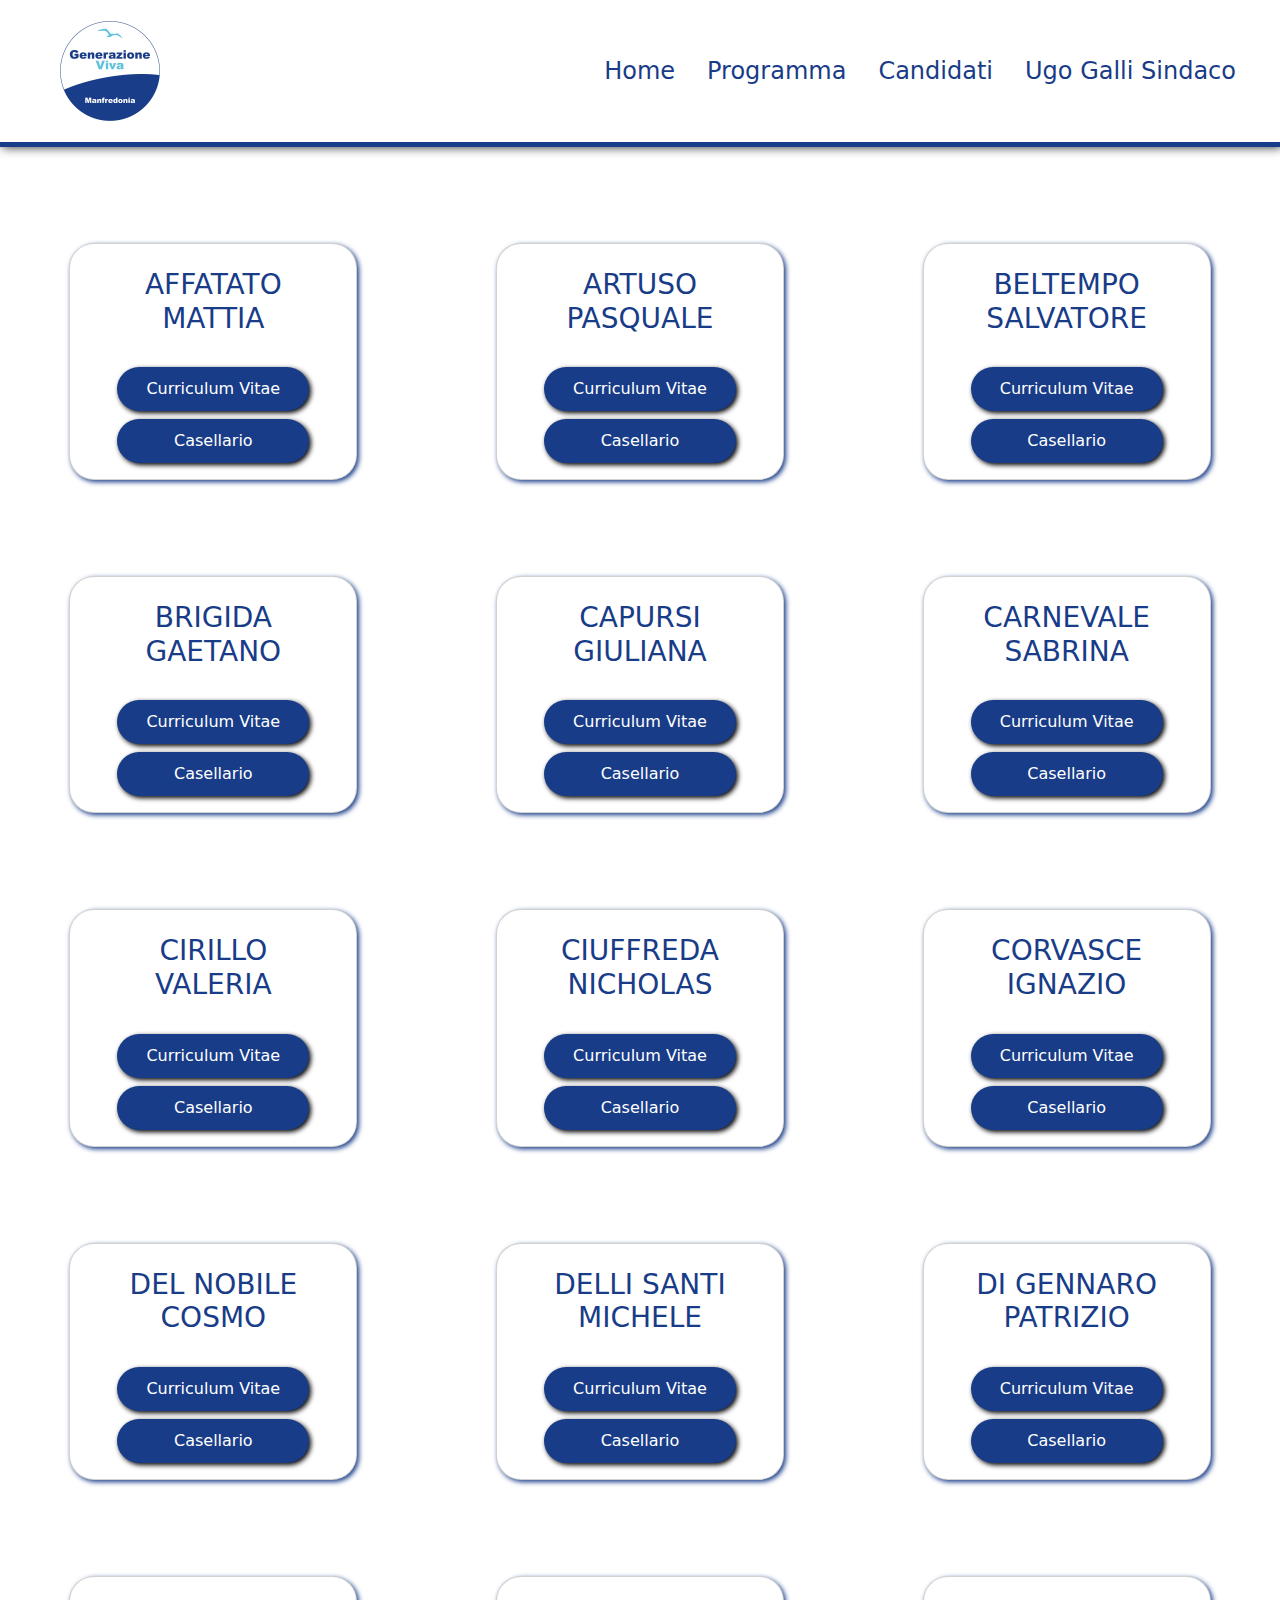
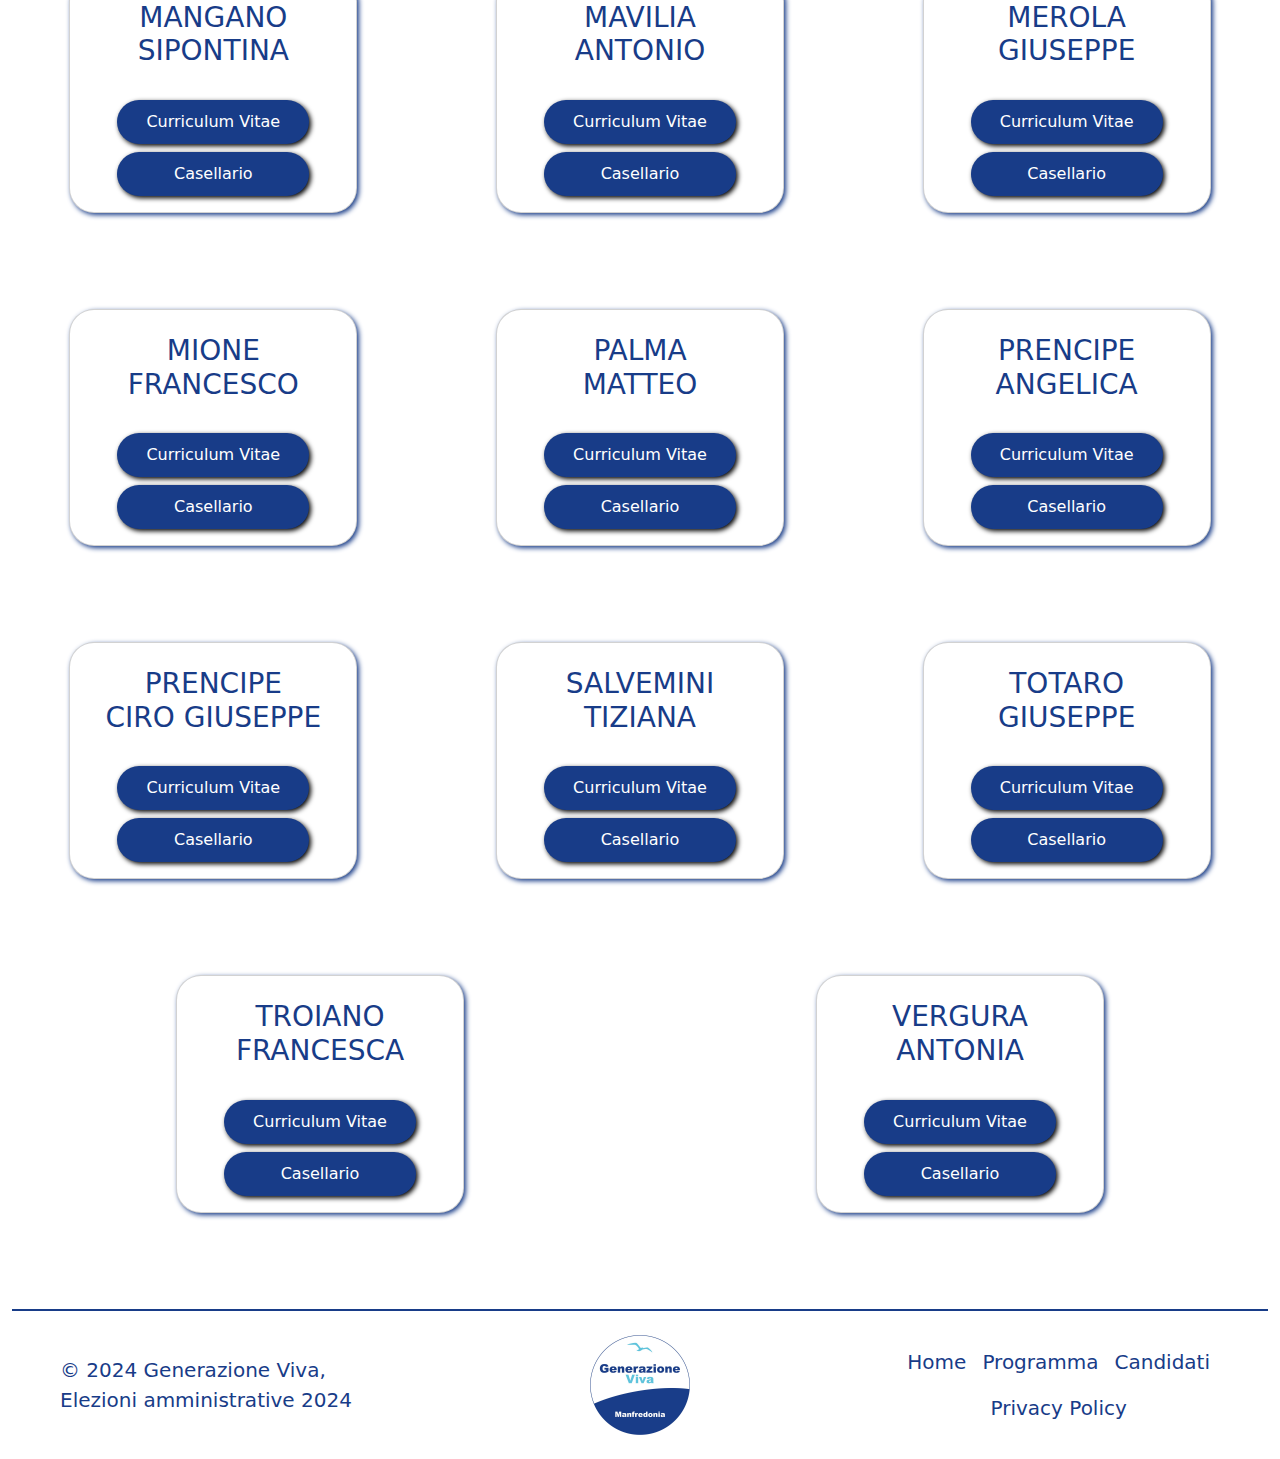
<file: canditati.html>
<!doctype html>
<html lang="en">
<head>
    <meta charset="utf-8">
    <meta name="viewport" content="width=device-width, initial-scale=1">
    <title>Generazione Viva</title>
    <link rel="icon" href="./assets/img/favicon.ico" type="image/x-icon">
    <link href="https://cdn.jsdelivr.net/npm/bootstrap@5.3.3/dist/css/bootstrap.min.css" rel="stylesheet" integrity="sha384-QWTKZyjpPEjISv5WaRU9OFeRpok6YctnYmDr5pNlyT2bRjXh0JMhjY6hW+ALEwIH" crossorigin="anonymous">
    <link rel="stylesheet" href="style.css">
</head>
<body>
    
    <!-- NAVBAR -->
    <nav class="navbar navbar-expand-lg">
        <div class="container-fluid">
            <a class="navbar-brand ms-3 ms-lg-5 my-2" href="/index.html">
                <img class="img_zoom" src="./assets/img/logo.jpg" width="100" alt="">
            </a>
            <button class="navbar-toggler" type="button" data-bs-toggle="collapse" data-bs-target="#navbarNav" aria-controls="navbarNav" aria-expanded="false" aria-label="Toggle navigation">
                <span class="navbar-toggler-icon"></span>
            </button>
            <div class="collapse navbar-collapse justify-content-end me-3" id="navbarNav">
                <ul class="navbar-nav">
                    <li class="nav-item mx-2">
                        <a class="nav-link fs-4 link_nav" href="./index.html">Home</a>
                    </li>
                    <li class="nav-item mx-2">
                        <a class="nav-link fs-4 link_nav" href="./programma.html">Programma</a>
                    </li>
                    <li class="nav-item mx-2">
                        <a class="nav-link fs-4 link_nav" href="./canditati.html">Candidati</a>
                    </li>
                    <li class="nav-item mx-2">
                        <a target="_blank" class="nav-link fs-4 link_nav" href="https://www.facebook.com/ugogalli.sindaco">Ugo Galli Sindaco</a>
                    </li>
                </ul>
            </div>
        </div>
    </nav>
    
    <!-- SEZIONE CANDIDATI -->
    <section>
        <div class="container-fluid mt-5">
            <div class="row justify-content-around mb-lg-5">
                <div class="col-12 col-md-6 col-lg-3 mt-5">
                    <div class="card mx-auto" style="width: 18rem;">
                        <div class="card-body">
                            <h3 class="card-title mt-2 text-center  nomi_candidati">AFFATATO <br> MATTIA</h3>    
                        </div>
                        <div class="d-flex flex-column mx-auto">
                            <a href="./curriculum/Affatato Mattia cv.pdf" target="_blank" class="btn2 text-white text-decoration-none my-2 text-center">Curriculum Vitae</a>
                            <a href="./casellari/AFFATATO MATTIA.pdf" target="_blank"class="btn2 text-white text-decoration-none mb-3 text-center">Casellario</a>
                        </div>
                    </div>
                </div>
                <div class="col-12 col-md-6 col-lg-3 mt-5">
                    <div class="card mx-auto" style="width: 18rem;">
                        <div class="card-body">
                            <h3 class="card-title mt-2 text-center  nomi_candidati">ARTUSO <br> PASQUALE</h3>    
                        </div>
                        <div class="d-flex flex-column mx-auto">
                            <a href="./curriculum/PASQUALE_ARTUSO_CV.pdf" target="_blank" class="btn2 text-white text-decoration-none my-2 text-center">Curriculum Vitae</a>
                            <a href="./casellari/ARTUSO PASQUALE.pdf" target="_blank"class="btn2 text-white text-decoration-none mb-3 text-center">Casellario</a>
                        </div>
                    </div>
                </div>
                <div class="col-12 col-md-6 col-lg-3 mt-5">
                    <div class="card mx-auto" style="width: 18rem;">
                        <div class="card-body">
                            <h3 class="card-title mt-2 text-center  nomi_candidati">BELTEMPO <br> SALVATORE</h3>    
                        </div>
                        <div class="d-flex flex-column mx-auto">
                            <a href="./curriculum/Beltempo Salvatore cv.pdf" target="_blank" class="btn2 text-white text-decoration-none my-2 text-center">Curriculum Vitae</a>
                            <a href="./casellari/BELTEMPO SALVATORE.pdf" target="_blank"class="btn2 text-white text-decoration-none mb-3 text-center">Casellario</a>
                        </div>
                    </div>
                </div>
            </div>
            <div class="row justify-content-around mb-lg-5">
                <div class="col-12 col-md-6 col-lg-3 mt-5">
                    <div class="card mx-auto" style="width: 18rem;">
                        <div class="card-body">
                            <h3 class="card-title mt-2 text-center  nomi_candidati">BRIGIDA <br> GAETANO</h3>    
                        </div>
                        <div class="d-flex flex-column mx-auto">
                            <a href="./curriculum/Brigida Gaetano cv.pdf" target="_blank" class="btn2 text-white text-decoration-none my-2 text-center">Curriculum Vitae</a>
                            <a href="./casellari/BRIGIDA GAETANO.pdf" target="_blank"class="btn2 text-white text-decoration-none mb-3 text-center">Casellario</a>
                        </div>
                    </div>
                </div>
                <div class="col-12 col-md-6 col-lg-3 mt-5">
                    <div class="card mx-auto" style="width: 18rem;">
                        <div class="card-body">
                            <h3 class="card-title mt-2 text-center  nomi_candidati">CAPURSI <br> GIULIANA</h3>    
                        </div>
                        <div class="d-flex flex-column mx-auto">
                            <a href="./curriculum/Capursi Giuliana carta identit… .pdf" target="_blank" class="btn2 text-white text-decoration-none my-2 text-center">Curriculum Vitae</a>
                            <a href="./casellari/CAPURSI GIULIANA.pdf" target="_blank"class="btn2 text-white text-decoration-none mb-3 text-center">Casellario</a>
                        </div>
                    </div>
                </div>
                <div class="col-12 col-md-6 col-lg-3 mt-5">
                    <div class="card mx-auto" style="width: 18rem;">
                        <div class="card-body">
                            <h3 class="card-title mt-2 text-center  nomi_candidati">CARNEVALE <br> SABRINA</h3>    
                        </div>
                        <div class="d-flex flex-column mx-auto">
                            <a href="./curriculum/Carnevale Sabrina.pdf" target="_blank" class="btn2 text-white text-decoration-none my-2 text-center">Curriculum Vitae</a>
                            <a href="./casellari/CARNEVALE SABRINA.pdf" target="_blank"class="btn2 text-white text-decoration-none mb-3 text-center">Casellario</a>
                        </div>
                    </div>
                </div>
            </div>
            <div class="row justify-content-around mb-lg-5">
                <div class="col-12 col-md-6 col-lg-3 mt-5">
                    <div class="card mx-auto" style="width: 18rem;">
                        <div class="card-body">
                            <h3 class="card-title mt-2 text-center  nomi_candidati">CIRILLO <br> VALERIA</h3>    
                        </div>
                        <div class="d-flex flex-column mx-auto">
                            <a href="./curriculum/Cirillo Valeria cv.pdf" target="_blank" class="btn2 text-white text-decoration-none my-2 text-center">Curriculum Vitae</a>
                            <a href="./casellari/CIRILLO_VALERIA-2.pdf" target="_blank"class="btn2 text-white text-decoration-none mb-3 text-center">Casellario</a>
                        </div>
                    </div>
                </div>
                <div class="col-12 col-md-6 col-lg-3 mt-5">
                    <div class="card mx-auto" style="width: 18rem;">
                        <div class="card-body">
                            <h3 class="card-title mt-2 text-center  nomi_candidati">CIUFFREDA <br> NICHOLAS</h3>    
                        </div>
                        <div class="d-flex flex-column mx-auto">
                            <a href="./curriculum/Ciuffreda Nicholas Leonardo cv.pdf" target="_blank" class="btn2 text-white text-decoration-none my-2 text-center">Curriculum Vitae</a>
                            <a href="./casellari/Ciuffreda Nicholas Leonardo.pdf" target="_blank"class="btn2 text-white text-decoration-none mb-3 text-center">Casellario</a>
                        </div>
                    </div>
                </div>
                <div class="col-12 col-md-6 col-lg-3 mt-5">
                    <div class="card mx-auto" style="width: 18rem;">
                        <div class="card-body">
                            <h3 class="card-title mt-2 text-center  nomi_candidati">CORVASCE <br> IGNAZIO</h3>    
                        </div>
                        <div class="d-flex flex-column mx-auto">
                            <a href="./curriculum/Corvasce Ignazio cv.pdf" target="_blank" class="btn2 text-white text-decoration-none my-2 text-center">Curriculum Vitae</a>
                            <a href="./casellari/CORVASCE IGNAZIO.pdf" target="_blank"class="btn2 text-white text-decoration-none mb-3 text-center">Casellario</a>
                        </div>
                    </div>
                </div>
            </div>
            <div class="row justify-content-around mb-lg-5">
                <div class="col-12 col-md-6 col-lg-3 mt-5">
                    <div class="card mx-auto" style="width: 18rem;">
                        <div class="card-body">
                            <h3 class="card-title mt-2 text-center  nomi_candidati">DEL NOBILE <br> COSMO</h3>    
                        </div>
                        <div class="d-flex flex-column mx-auto">
                            <a href="./curriculum/Del Nobile Cosmo cv.pdf" target="_blank" class="btn2 text-white text-decoration-none my-2 text-center">Curriculum Vitae</a>
                            <a href="./casellari/DEL NOBILE COSMO.pdf" target="_blank"class="btn2 text-white text-decoration-none mb-3 text-center">Casellario</a>
                        </div>
                    </div>
                </div>
                <div class="col-12 col-md-6 col-lg-3 mt-5">
                    <div class="card mx-auto" style="width: 18rem;">
                        <div class="card-body">
                            <h3 class="card-title mt-2 text-center  nomi_candidati">DELLI SANTI <br> MICHELE</h3>    
                        </div>
                        <div class="d-flex flex-column mx-auto">
                            <a href="./curriculum/Delli Santi Michele cv.pdf" target="_blank" class="btn2 text-white text-decoration-none my-2 text-center">Curriculum Vitae</a>
                            <a href="./casellari/DELLI SANTI MICHELE.pdf" target="_blank"class="btn2 text-white text-decoration-none mb-3 text-center">Casellario</a>
                        </div>
                    </div>
                </div>
                <div class="col-12 col-md-6 col-lg-3 mt-5">
                    <div class="card mx-auto" style="width: 18rem;">
                        <div class="card-body">
                            <h3 class="card-title mt-2 text-center  nomi_candidati">DI GENNARO <br> PATRIZIO</h3>    
                        </div>
                        <div class="d-flex flex-column mx-auto">
                            <a href="./curriculum/Di Gennaro Patrizio cv.pdf" target="_blank" class="btn2 text-white text-decoration-none my-2 text-center">Curriculum Vitae</a>
                            <a href="./casellari/DI GENNARO PATRIZIO.pdf" target="_blank"class="btn2 text-white text-decoration-none mb-3 text-center">Casellario</a>
                        </div>
                    </div>
                </div>
            </div>
            <div class="row justify-content-around mb-lg-5">
                <div class="col-12 col-md-6 col-lg-3 mt-5">
                    <div class="card mx-auto" style="width: 18rem;">
                        <div class="card-body">
                            <h3 class="card-title mt-2 text-center  nomi_candidati">MANGANO <br> SIPONTINA</h3>    
                        </div>
                        <div class="d-flex flex-column mx-auto">
                            <a href="./curriculum/Mangano Sipontina cv.pdf" target="_blank" class="btn2 text-white text-decoration-none my-2 text-center">Curriculum Vitae</a>
                            <a href="./casellari/MANGANO SIPONTINA.pdf" target="_blank"class="btn2 text-white text-decoration-none mb-3 text-center">Casellario</a>
                        </div>
                    </div>
                </div>
                <div class="col-12 col-md-6 col-lg-3 mt-5">
                    <div class="card mx-auto" style="width: 18rem;">
                        <div class="card-body">
                            <h3 class="card-title mt-2 text-center  nomi_candidati">MAVILIA <br> ANTONIO</h3>    
                        </div>
                        <div class="d-flex flex-column mx-auto">
                            <a href="./curriculum/Mavilia Antonio cv.pdf" target="_blank" class="btn2 text-white text-decoration-none my-2 text-center">Curriculum Vitae</a>
                            <a href="./casellari/MAVILIA ANTONIO.pdf" target="_blank"class="btn2 text-white text-decoration-none mb-3 text-center">Casellario</a>
                        </div>
                    </div>
                </div>
                <div class="col-12 col-md-6 col-lg-3 mt-5">
                    <div class="card mx-auto" style="width: 18rem;">
                        <div class="card-body">
                            <h3 class="card-title mt-2 text-center  nomi_candidati">MEROLA <br> GIUSEPPE</h3>    
                        </div>
                        <div class="d-flex flex-column mx-auto">
                            <a href="./curriculum/Merola Giuseppe cv.pdf" target="_blank" class="btn2 text-white text-decoration-none my-2 text-center">Curriculum Vitae</a>
                            <a href="./casellari/MEROLA GIUSEPPE.pdf" target="_blank"class="btn2 text-white text-decoration-none mb-3 text-center">Casellario</a>
                        </div>
                    </div>
                </div>
            </div>
            <div class="row justify-content-around mb-lg-5">
                <div class="col-12 col-md-6 col-lg-3 mt-5">
                    <div class="card mx-auto" style="width: 18rem;">
                        <div class="card-body">
                            <h3 class="card-title mt-2 text-center  nomi_candidati">MIONE <br> FRANCESCO</h3>    
                        </div>
                        <div class="d-flex flex-column mx-auto">
                            <a href="./curriculum/Mione Francesco cv.pdf" target="_blank" class="btn2 text-white text-decoration-none my-2 text-center">Curriculum Vitae</a>
                            <a href="./casellari/MIONE FRANCESCO.pdf" target="_blank"class="btn2 text-white text-decoration-none mb-3 text-center">Casellario</a>
                        </div>
                    </div>
                </div>
                <div class="col-12 col-md-6 col-lg-3 mt-5">
                    <div class="card mx-auto" style="width: 18rem;">
                        <div class="card-body">
                            <h3 class="card-title mt-2 text-center  nomi_candidati">PALMA <br> MATTEO</h3>    
                        </div>
                        <div class="d-flex flex-column mx-auto">
                            <a href="./curriculum/Palma MAtteo cv.pdf" target="_blank" class="btn2 text-white text-decoration-none my-2 text-center">Curriculum Vitae</a>
                            <a href="./casellari/Palma Matteo.pdf" target="_blank"class="btn2 text-white text-decoration-none mb-3 text-center">Casellario</a>
                        </div>
                    </div>
                </div>
                <div class="col-12 col-md-6 col-lg-3 mt-5">
                    <div class="card mx-auto" style="width: 18rem;">
                        <div class="card-body">
                            <h3 class="card-title mt-2 text-center  nomi_candidati">PRENCIPE <br> ANGELICA</h3>    
                        </div>
                        <div class="d-flex flex-column mx-auto">
                            <a href="./curriculum/Prencipe Angelica cv.pdf" target="_blank" class="btn2 text-white text-decoration-none my-2 text-center">Curriculum Vitae</a>
                            <a href="./casellari/PRENCIPE ANGELICA.pdf" target="_blank"class="btn2 text-white text-decoration-none mb-3 text-center">Casellario</a>
                        </div>
                    </div>
                </div>
            </div>
            <div class="row justify-content-around mb-lg-5">
                <div class="col-12 col-md-6 col-lg-3 mt-5">
                    <div class="card mx-auto" style="width: 18rem;">
                        <div class="card-body">
                            <h3 class="card-title mt-2 text-center  nomi_candidati">PRENCIPE <br> CIRO GIUSEPPE</h3>    
                        </div>
                        <div class="d-flex flex-column mx-auto">
                            <a href="./curriculum/Prencipe  Ciro Giuseppe.pdf" target="_blank" class="btn2 text-white text-decoration-none my-2 text-center">Curriculum Vitae</a>
                            <a href="./casellari/PRENCIPE CIRO GIUSEPPE.pdf" target="_blank"class="btn2 text-white text-decoration-none mb-3 text-center">Casellario</a>
                        </div>
                    </div>
                </div>
                <div class="col-12 col-md-6 col-lg-3 mt-5">
                    <div class="card mx-auto" style="width: 18rem;">
                        <div class="card-body">
                            <h3 class="card-title mt-2 text-center  nomi_candidati">SALVEMINI <br> TIZIANA</h3>    
                        </div>
                        <div class="d-flex flex-column mx-auto">
                            <a href="./curriculum/Salvemini Tiziana cv.pdf" target="_blank" class="btn2 text-white text-decoration-none my-2 text-center">Curriculum Vitae</a>
                            <a href="./casellari/SALVEMINI TIZIANA.pdf" target="_blank"class="btn2 text-white text-decoration-none mb-3 text-center">Casellario</a>
                        </div>
                    </div>
                </div>
                <div class="col-12 col-md-6 col-lg-3 mt-5">
                    <div class="card mx-auto" style="width: 18rem;">
                        <div class="card-body">
                            <h3 class="card-title mt-2 text-center  nomi_candidati">TOTARO <br> GIUSEPPE</h3>    
                        </div>
                        <div class="d-flex flex-column mx-auto">
                            <a href="./curriculum/Totaro Giuseppe cv.pdf" target="_blank" class="btn2 text-white text-decoration-none my-2 text-center">Curriculum Vitae</a>
                            <a href="./casellari/TOTARO GIUSEPPE.pdf" target="_blank"class="btn2 text-white text-decoration-none mb-3 text-center">Casellario</a>
                        </div>
                    </div>
                </div>
            </div>
            <div class="row justify-content-around mb-lg-5">
                <div class="col-12 col-md-6 col-lg-3 mt-5">
                    <div class="card mx-auto" style="width: 18rem;">
                        <div class="card-body">
                            <h3 class="card-title mt-2 text-center  nomi_candidati">TROIANO <br> FRANCESCA</h3>    
                        </div>
                        <div class="d-flex flex-column mx-auto">
                            <a href="./curriculum/Troiano Francesca cv.pdf" target="_blank" class="btn2 text-white text-decoration-none my-2 text-center">Curriculum Vitae</a>
                            <a href="./casellari/TROIANO FRANCESCA.pdf" target="_blank"class="btn2 text-white text-decoration-none mb-3 text-center">Casellario</a>
                        </div>
                    </div>
                </div>
                <div class="col-12 col-md-6 col-lg-3 mt-5 mb-5">
                    <div class="card mx-auto" style="width: 18rem;">
                        <div class="card-body">
                            <h3 class="card-title mt-2 text-center  nomi_candidati">VERGURA <br> ANTONIA</h3>    
                        </div>
                        <div class="d-flex flex-column mx-auto">
                            <a href="./curriculum/Vergura Antonia cv.pdf" target="_blank" class="btn2 text-white text-decoration-none my-2 text-center">Curriculum Vitae</a>
                            <a href="./casellari/VERGURA ANTONIA.pdf" target="_blank"class="btn2 text-white text-decoration-none mb-3 text-center">Casellario</a>
                        </div>
                    </div>
                </div>
            </div>  
        </div>
    </section>
    
    
    <!-- FOOTER -->
    <div class="container-fluid">
        <footer class="d-flex flex-wrap justify-content-between align-items-center pt-4 py-4 footer_border">
            <p class="col-12 col-md-4 mb-0 ps-5 fs-5 link_footer">© 2024 Generazione Viva, <br> Elezioni amministrative 2024</p>
            
            <a href="index.html" class="col-12 col-md-4 d-flex align-items-center justify-content-center mt-4 mt-md-0 mb-3 mb-md-0 me-md-auto link-body-emphasis text-decoration-none">
                <img src="./assets/img/logo.jpg" width="100" alt="">
            </a>
            
            <ul class="nav col-12 col-md-4 justify-content-center">
                <li class="nav-item"><a href="./index.html" class="nav-link px-2 text-body-secondary fs-5 link_footer">Home</a></li>
                <li class="nav-item"><a href="./programma.html" class="nav-link px-2 text-body-secondary fs-5 link_footer">Programma</a></li>
                <li class="nav-item"><a href="./canditati.html" class="nav-link px-2 text-body-secondary fs-5 link_footer">Candidati</a></li>
                <li class="nav-item"><a href="./privacy.html" class="nav-link px-2 text-body-secondary fs-5 link_footer">Privacy Policy</a></li>
            </ul>
        </footer>
    </div>
    
    <button class="btn btn-primary py-3 px-4 fs-4" id="scrollBtn" onclick="scrollToTop()">⇧</button>
    
    <script src="./main.js"></script>
    <script src="https://cdn.jsdelivr.net/npm/bootstrap@5.3.3/dist/js/bootstrap.bundle.min.js" integrity="sha384-YvpcrYf0tY3lHB60NNkmXc5s9fDVZLESaAA55NDzOxhy9GkcIdslK1eN7N6jIeHz" crossorigin="anonymous"></script>
</body>
</html>
</file>
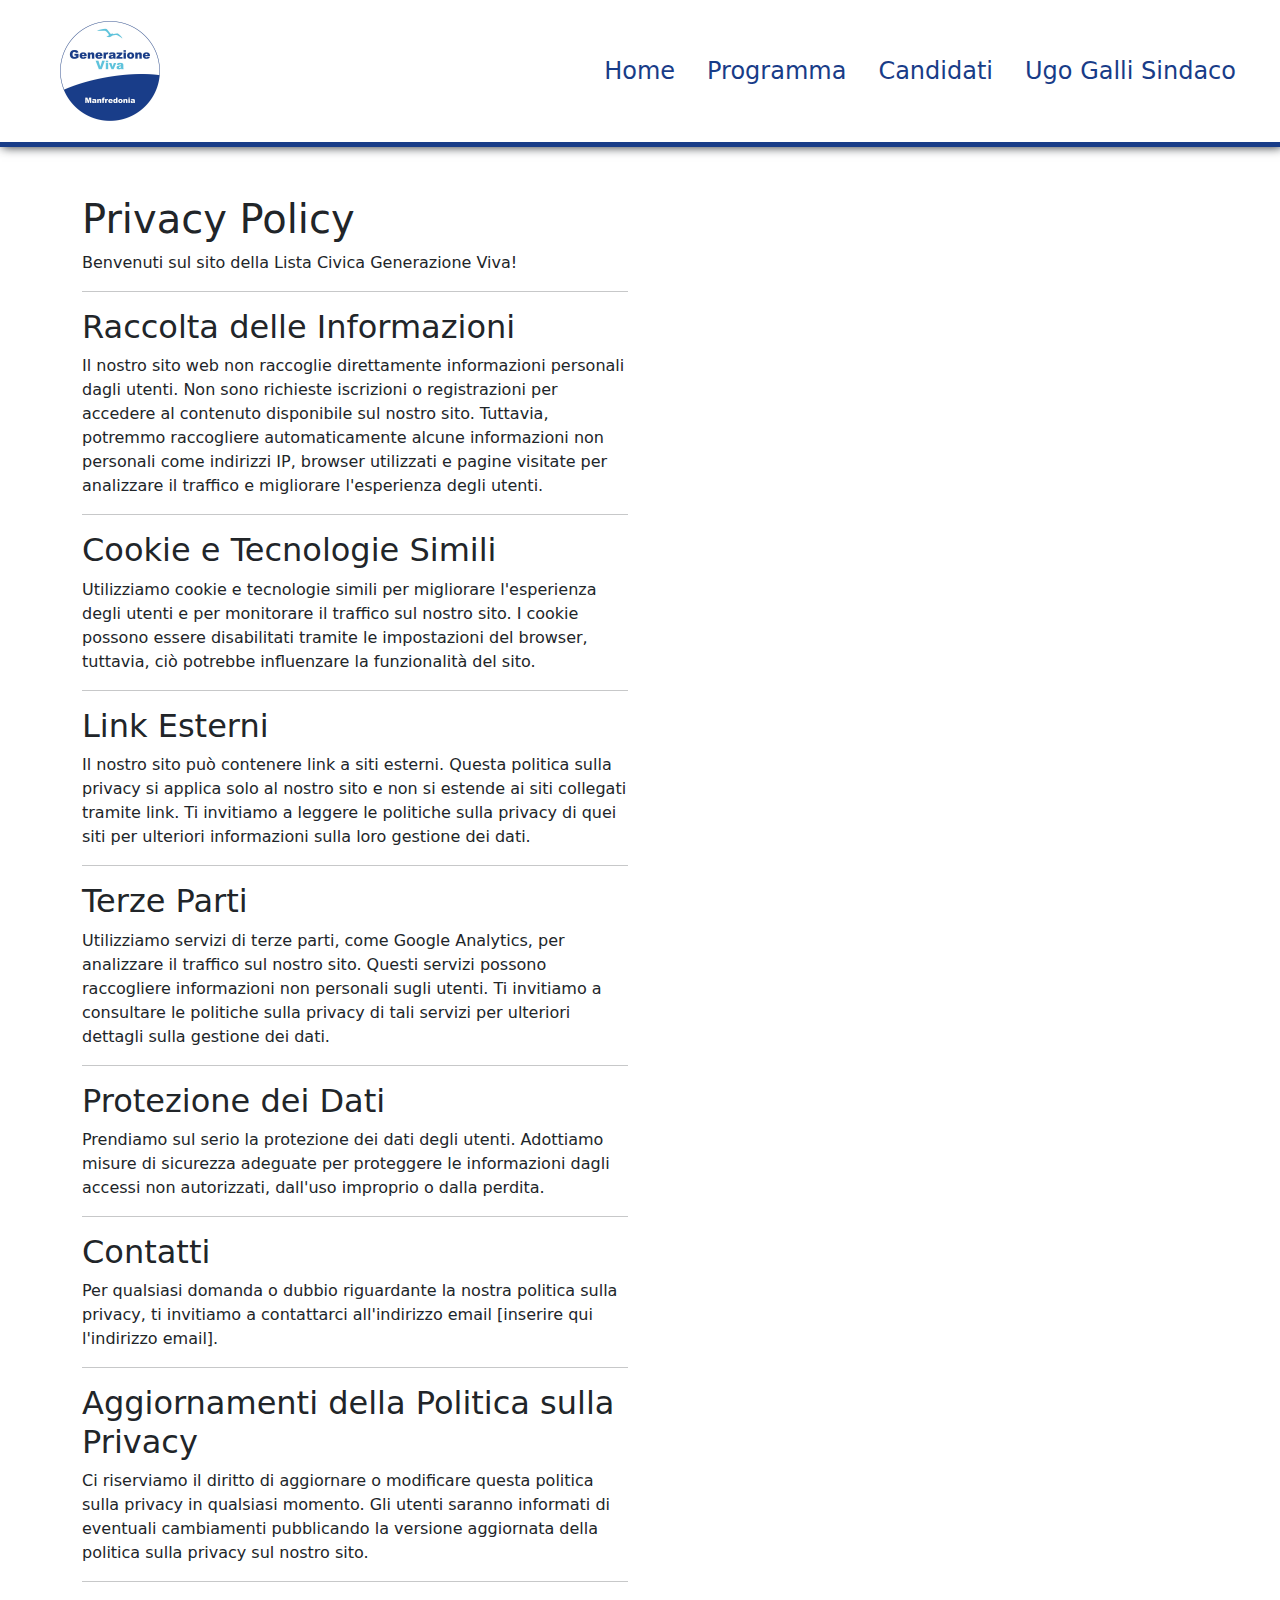
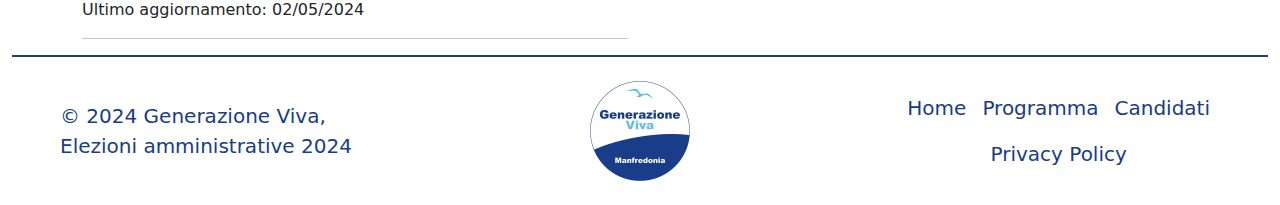
<file: privacy.html>
<!doctype html>
<html lang="en">
<head>
    <meta charset="utf-8">
    <meta name="viewport" content="width=device-width, initial-scale=1">
    <title>Generazione Viva</title>
    <link rel="icon" href="./assets/img/favicon.ico" type="image/x-icon">
    <link href="https://cdn.jsdelivr.net/npm/bootstrap@5.3.3/dist/css/bootstrap.min.css" rel="stylesheet" integrity="sha384-QWTKZyjpPEjISv5WaRU9OFeRpok6YctnYmDr5pNlyT2bRjXh0JMhjY6hW+ALEwIH" crossorigin="anonymous">
    <link rel="stylesheet" href="style.css">
</head>
<body>
    
    <!-- NAVBAR -->
    <nav class="navbar navbar-expand-lg">
        <div class="container-fluid">
            <a class="navbar-brand ms-3 ms-lg-5 my-2" href="/index.html">
                <img class="img_zoom" src="./assets/img/logo.jpg" width="100" alt="">
            </a>
            <button class="navbar-toggler" type="button" data-bs-toggle="collapse" data-bs-target="#navbarNav" aria-controls="navbarNav" aria-expanded="false" aria-label="Toggle navigation">
                <span class="navbar-toggler-icon"></span>
            </button>
            <div class="collapse navbar-collapse justify-content-end me-3" id="navbarNav">
                <ul class="navbar-nav">
                    <li class="nav-item mx-2">
                        <a class="nav-link fs-4 link_nav" href="./index.html">Home</a>
                    </li>
                    <li class="nav-item mx-2">
                        <a class="nav-link fs-4 link_nav" href="./programma.html">Programma</a>
                    </li>
                    <li class="nav-item mx-2">
                        <a class="nav-link fs-4 link_nav" href="./canditati.html">Candidati</a>
                    </li>
                    <li class="nav-item mx-2">
                        <a class="nav-link fs-4 link_nav" href="#">Ugo Galli Sindaco</a>
                    </li>
                </ul>
            </div>
        </div>
    </nav>
    
    <div class="container mt-5">
        <div class="row">
            <div class="col-12 col-md-6">
                <h1>Privacy Policy</h1>
                <p>Benvenuti sul sito della Lista Civica Generazione Viva!</p>
                <hr>
                <h2>Raccolta delle Informazioni</h2>
                <p>Il nostro sito web non raccoglie direttamente informazioni personali dagli utenti. Non sono richieste iscrizioni o registrazioni per accedere al contenuto disponibile sul nostro sito. Tuttavia, potremmo raccogliere automaticamente alcune informazioni non personali come indirizzi IP, browser utilizzati e pagine visitate per analizzare il traffico e migliorare l'esperienza degli utenti.</p>
                <hr>
                <h2>Cookie e Tecnologie Simili</h2>
                <p>Utilizziamo cookie e tecnologie simili per migliorare l'esperienza degli utenti e per monitorare il traffico sul nostro sito. I cookie possono essere disabilitati tramite le impostazioni del browser, tuttavia, ciò potrebbe influenzare la funzionalità del sito.
                </p>
                <hr>
                <h2>Link Esterni</h2>
                <p>Il nostro sito può contenere link a siti esterni. Questa politica sulla privacy si applica solo al nostro sito e non si estende ai siti collegati tramite link. Ti invitiamo a leggere le politiche sulla privacy di quei siti per ulteriori informazioni sulla loro gestione dei dati.</p>
                <hr>
                <h2>Terze Parti</h2>
                <p>Utilizziamo servizi di terze parti, come Google Analytics, per analizzare il traffico sul nostro sito. Questi servizi possono raccogliere informazioni non personali sugli utenti. Ti invitiamo a consultare le politiche sulla privacy di tali servizi per ulteriori dettagli sulla gestione dei dati.</p>
                <hr>
                <h2>Protezione dei Dati</h2>
                <p>Prendiamo sul serio la protezione dei dati degli utenti. Adottiamo misure di sicurezza adeguate per proteggere le informazioni dagli accessi non autorizzati, dall'uso improprio o dalla perdita.</p>
                <hr>
                <h2>Contatti</h2>
                <p>Per qualsiasi domanda o dubbio riguardante la nostra politica sulla privacy, ti invitiamo a contattarci all'indirizzo email [inserire qui l'indirizzo email].</p>
                <hr>
                <h2>Aggiornamenti della Politica sulla Privacy</h2>
                <p>Ci riserviamo il diritto di aggiornare o modificare questa politica sulla privacy in qualsiasi momento. Gli utenti saranno informati di eventuali cambiamenti pubblicando la versione aggiornata della politica sulla privacy sul nostro sito.</p>
                <hr>
                <p>Ultimo aggiornamento: 02/05/2024</p>
                <hr>
            </div>
        </div>
    </div>
    
    <!-- FOOTER -->
    <div class="container-fluid">
        <footer class="d-flex flex-wrap justify-content-between align-items-center pt-4 py-4 footer_border">
            <p class="col-12 col-md-4 mb-0 ps-5 fs-5 link_footer">© 2024 Generazione Viva, <br> Elezioni amministrative 2024</p>
            
            <a href="index.html" class="col-12 col-md-4 d-flex align-items-center justify-content-center mt-4 mt-md-0 mb-3 mb-md-0 me-md-auto link-body-emphasis text-decoration-none">
                <img src="./assets/img/logo.jpg" width="100" alt="">
            </a>
            
            <ul class="nav col-12 col-md-4 justify-content-center">
                <li class="nav-item"><a href="./index.html" class="nav-link px-2 text-body-secondary fs-5 link_footer">Home</a></li>
                <li class="nav-item"><a href="./programma.html" class="nav-link px-2 text-body-secondary fs-5 link_footer">Programma</a></li>
                <li class="nav-item"><a href="./canditati.html" class="nav-link px-2 text-body-secondary fs-5 link_footer">Candidati</a></li>
                <li class="nav-item"><a href="./privacy.html" class="nav-link px-2 text-body-secondary fs-5 link_footer">Privacy Policy</a></li>
            </ul>
        </footer>
    </div>
    
    <button class="btn btn-primary py-3 px-4 fs-4" id="scrollBtn" onclick="scrollToTop()">⇧</button>
    
    <script src="./main.js"></script>
    <script src="https://cdn.jsdelivr.net/npm/bootstrap@5.3.3/dist/js/bootstrap.bundle.min.js" integrity="sha384-YvpcrYf0tY3lHB60NNkmXc5s9fDVZLESaAA55NDzOxhy9GkcIdslK1eN7N6jIeHz" crossorigin="anonymous"></script>
</body>
</html>
</file>
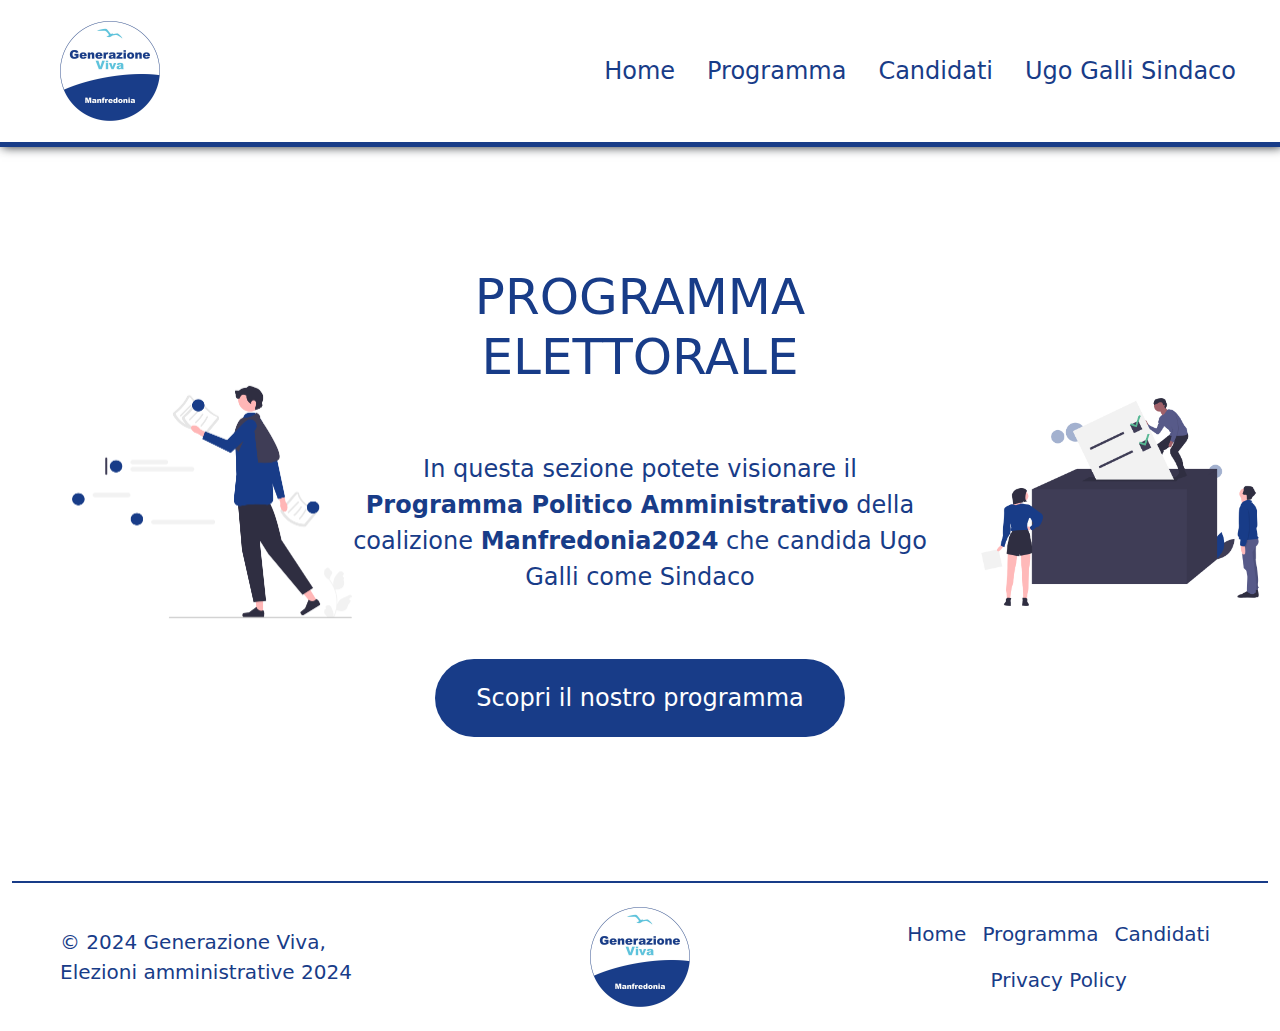
<file: programma.html>
<!doctype html>
<html lang="en">
<head>
    <meta charset="utf-8">
    <meta name="viewport" content="width=device-width, initial-scale=1">
    <title>Generazione Viva</title>
    <link rel="icon" href="./assets/img/favicon.ico" type="image/x-icon">
    <link href="https://cdn.jsdelivr.net/npm/bootstrap@5.3.3/dist/css/bootstrap.min.css" rel="stylesheet" integrity="sha384-QWTKZyjpPEjISv5WaRU9OFeRpok6YctnYmDr5pNlyT2bRjXh0JMhjY6hW+ALEwIH" crossorigin="anonymous">
    <link rel="stylesheet" href="style.css">
</head>
<body>
    
    <!-- NAVBAR -->
    <nav class="navbar navbar-expand-lg">
        <div class="container-fluid">
            <a class="navbar-brand ms-3 ms-lg-5 my-2" href="/index.html">
                <img class="img_zoom" src="./assets/img/logo.jpg" width="100" alt="">
            </a>
            <button class="navbar-toggler" type="button" data-bs-toggle="collapse" data-bs-target="#navbarNav" aria-controls="navbarNav" aria-expanded="false" aria-label="Toggle navigation">
                <span class="navbar-toggler-icon"></span>
            </button>
            <div class="collapse navbar-collapse justify-content-end me-3" id="navbarNav">
                <ul class="navbar-nav">
                    <li class="nav-item mx-2">
                        <a class="nav-link fs-4 link_nav" href="./index.html">Home</a>
                    </li>
                    <li class="nav-item mx-2">
                        <a class="nav-link fs-4 link_nav" href="./programma.html">Programma</a>
                    </li>
                    <li class="nav-item mx-2">
                        <a class="nav-link fs-4 link_nav" href="./canditati.html">Candidati</a>
                    </li>
                    <li class="nav-item mx-2">
                        <a target="_blank" class="nav-link fs-4 link_nav" href="https://www.facebook.com/ugogalli.sindaco">Ugo Galli Sindaco</a>
                    </li>
                </ul>
            </div>
        </div>
    </nav>
    
    <!-- SEZIONE PROGRAMMA -->
    <section class="py-5 my-4">
        <div class="container-fluid">
            <div class="row justify-content-center align-items-center">
                <div class="col-12 col-lg-3 d-none d-lg-block">
                    <img src="./assets/img/programma.png" width="400px" alt="">
                </div>
                <div class="col-12 col-lg-6 mb-5 order-2 order-lg-2">
                    <h2 class="my-5 text-center titolo2">PROGRAMMA ELETTORALE</h2>
                    <p class="my-5 text-center testo2 fs-4 p-3">In questa sezione potete visionare il <strong>Programma Politico Amministrativo</strong>  della coalizione <strong>Manfredonia2024</strong>  che candida Ugo Galli come Sindaco</p>
                    <button class="btn d-block mx-auto">
                        <a target="_blank" class="text-white fs-4 text-decoration-none" href="./programma elettorale/Programma-Politico-Amministrativo-Ugo-Galli-Sindaco.pdf">Scopri il nostro programma</a>
                    </button>
                </div>
                <div class="col-12 col-md-3 order-1 order-lg-2 p-0 d-flex justify-content-center">
                    <img src="./assets/img/voto.png" width="350px" alt="">
                </div>
            </div>
        </div>
    </section> 
   
    
    <!-- FOOTER -->
    <div class="container-fluid mt-5">
        <footer class="d-flex flex-wrap justify-content-between align-items-center pt-4 py-4 footer_border">
            <p class="col-12 col-md-4 mb-0 ps-5 fs-5 link_footer">© 2024 Generazione Viva, <br> Elezioni amministrative 2024</p>
            
            <a href="index.html" class="col-12 col-md-4 d-flex align-items-center justify-content-center mt-4 mt-md-0 mb-3 mb-md-0 me-md-auto link-body-emphasis text-decoration-none">
                <img src="./assets/img/logo.jpg" width="100" alt="">
            </a>
            
            <ul class="nav col-12 col-md-4 justify-content-center">
                <li class="nav-item"><a href="./index.html" class="nav-link px-2 text-body-secondary fs-5 link_footer">Home</a></li>
                <li class="nav-item"><a href="./programma.html" class="nav-link px-2 text-body-secondary fs-5 link_footer">Programma</a></li>
                <li class="nav-item"><a href="./canditati.html" class="nav-link px-2 text-body-secondary fs-5 link_footer">Candidati</a></li>
                <li class="nav-item"><a href="./privacy.html" class="nav-link px-2 text-body-secondary fs-5 link_footer">Privacy Policy</a></li>
            </ul>
        </footer>
    </div>
    
    <button class="btn btn-primary py-3 px-4 fs-4" id="scrollBtn" onclick="scrollToTop()">⇧</button>
    
    <script src="./main.js"></script>
    <script src="https://cdn.jsdelivr.net/npm/bootstrap@5.3.3/dist/js/bootstrap.bundle.min.js" integrity="sha384-YvpcrYf0tY3lHB60NNkmXc5s9fDVZLESaAA55NDzOxhy9GkcIdslK1eN7N6jIeHz" crossorigin="anonymous"></script>
</body>
</html>
</file>
<file: style.css>
:root{
    --det-color: #183C88;
    --sec-color: #5EC3DC;
}

/* * NAVBAR */

.navbar{
    background-color: white !important;
    box-shadow: 2px 0px 10px;
    border-bottom: 5px solid var(--det-color);
}

.navbar-toggler:focus{
    box-shadow: 1px 1px 2px var(--sec-color) !important;
}

.img_zoom{
    transition: 0.3s;
}

.img_zoom:hover{
    transform: scale(1.2);
}

.link_nav{
    color: var(--det-color);
    transition: 0.3s;
}

.link_nav:hover{
    color: var(--sec-color);
    transform: scale(1.2);
}

.link_nav:active{
    color: var(--sec-color);
}

@media only screen and (max-width: 992px) {
    .link_nav:hover{
        color: var(--sec-color);
        transform: scale(1);
    }
}



/* ^ PAGINA HOME */

/* HEADER */
.masthead {
    height: 81vh;
    min-height: 400px;
    background-image: url(./assets/img/castelloGiornoheader.jpg);
    background-size: cover;
    background-position: center;
    background-repeat: no-repeat;
    box-shadow: 2px 2px 5px black;
    border-bottom: 5px solid var(--det-color);
}

.scritta_head{
    font-size: 60px;
    color: white;
    text-shadow: 5px 5px 10px black;
}

.testo_head{
    color: white;
    text-shadow: 5px 5px 10px black;
}

.testo_home{
    color: var(--det-color);
}

.foto_rotonde1{
    width: 400px;
    height: 400px;
}

@media only screen and (max-width: 768px) {
    .foto_rotonde1{
        width: 300px;
        height: 300px;
    }
    .scritta_head{
        font-size: 50px;
    }
}

.foto_rotonde2{
    width: 200px;
    height: 200px;
    bottom: 100px;
}

.foto_rotonde3{
    width: 250px;
    height: 250px;
}

/* SEZIONE SINDACO */
.sez_sindaco{
    height: 500px;
}

/* SEZIONE FOOTER */
.footer_border{
    border-top: 2px solid var(--det-color);
}

.link_footer{
    color: var(--det-color) !important;
}



/* ~ PAGINA PROGRAMMA */

.titolo2{
    font-size: 50px;
    color: var(--det-color);
}

.testo2{
    color: var(--det-color);
}

.btn{
    background-color: var(--det-color);
    padding: 20px 40px;
    border-radius: 50px;
    transition: 0.4s;
}

.btn:hover{
    background-color: var(--sec-color);
    transform: scale(1.2);
}



/* ? PAGINA CANDIDATI */

.card{
    box-shadow: 2px 2px 5px var(--det-color);
    border-radius: 25px;
}

.card-img-top{
    border-top-left-radius: 25px;
    border-top-right-radius: 25px;
}

.nomi_candidati{
    color: var(--det-color);
}

.btn2{
    width: 12rem;
    background-color: var(--det-color);
    padding: 10px 20px;
    border-radius: 50px;
    box-shadow: 2px 2px 5px black;
    transition: 0.4s;
}

.btn2:hover{
    background-color: var(--sec-color);
    transform: scale(1.2);
}


/* & BOTTONE BACK TO TOP */

#scrollBtn {
    display: none;
    position: fixed;
    bottom: 90px;
    right: 40px;
    z-index: 99;
    background-color: var(--det-color);
    color: white;
    border: none;
    font-size: 18px;
    cursor: pointer;
    box-shadow: 2px 2px 5px black;
    transition: 0.4s;
    opacity: 0; 
    transform: translateY(30px);
}

@keyframes fadeInUp {
    from {
        opacity: 0;
        transform: translateY(30px);
    }
    to {
        opacity: 1;
        transform: translateY(0);
    }
}

#scrollBtn.show {
    animation: fadeInUp 0.5s ease forwards;
}

#scrollBtn:hover {
    background-color: var(--sec-color);
}
</file>
